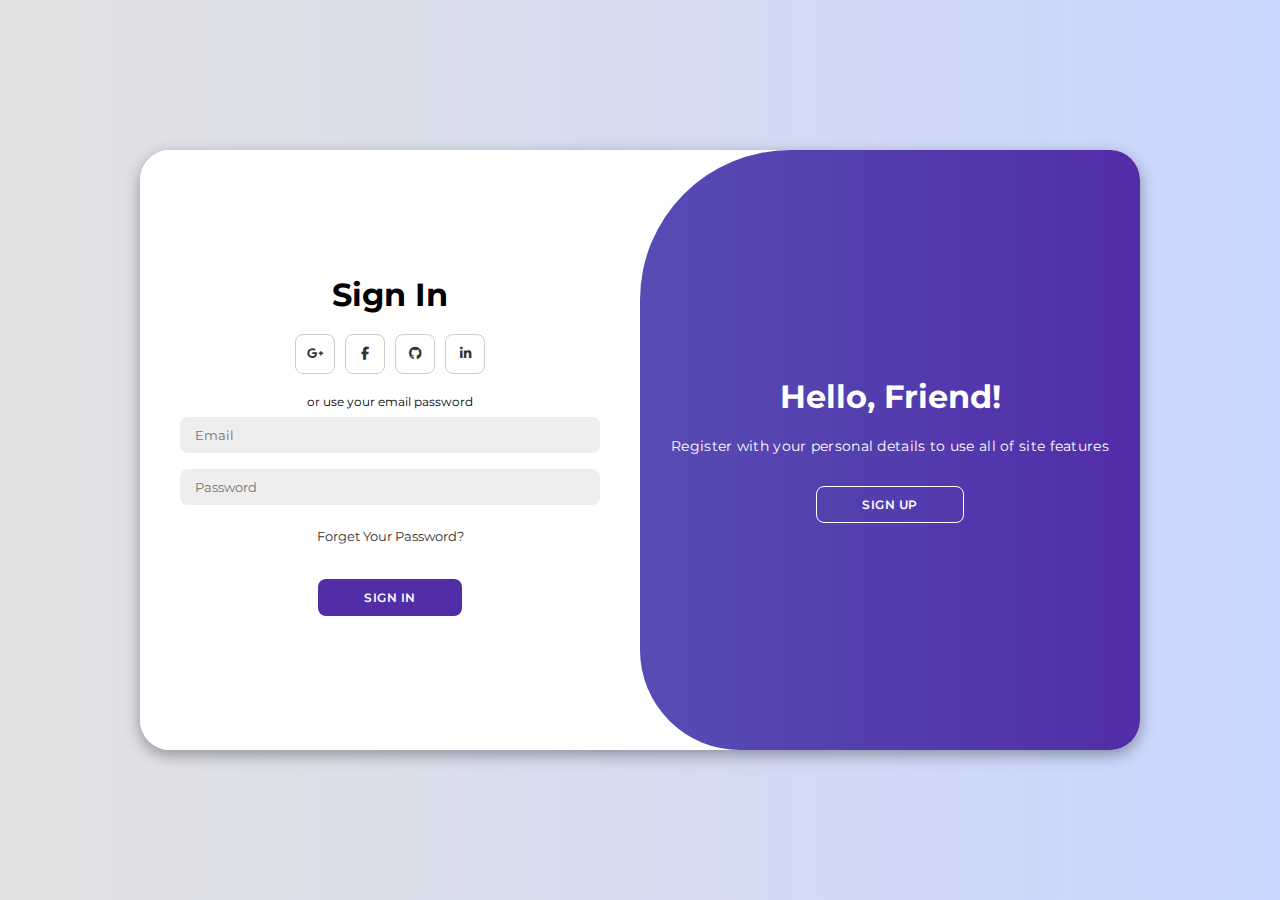
<file: index.html>
<!DOCTYPE html>
<html lang="en">

<head>
    <meta charset="UTF-8">
    <meta name="viewport" content="width=device-width, initial-scale=1.0">
    <link rel="stylesheet" href="https://cdnjs.cloudflare.com/ajax/libs/font-awesome/6.4.2/css/all.min.css">
    <link rel="stylesheet" href="./assets/css/style.css">
    <title>Modern Login Page</title>
</head>

<body>

    <div class="container" id="container">
        <div class="form-container sign-up">
            <form action="connect.php", method="POST">
                <h1>Register for Vaccination</h1>
                <div class="social-icons">
                    <a href="#" class="icon"><i class="fa-brands fa-google-plus-g"></i></a>
                    <a href="#" class="icon"><i class="fa-brands fa-facebook-f"></i></a>
                    <a href="#" class="icon"><i class="fa-brands fa-github"></i></a>
                    <a href="#" class="icon"><i class="fa-brands fa-linkedin-in"></i></a>
                </div>
                <span>or use your email for registeration</span>
                <input type="text" placeholder="Name" name="Name" required>
                <input type="email" placeholder="Email" name="Email" required>
                <input type="password" placeholder="Password" name="Password" required>
                <input type="number" placeholder="Age" name="Age" required>
                <input type="text" placeholder="District" name="District" required>
                <input type="text" placeholder="State" name="State" required>
                <button>Sign Up</button>
            </form>
        </div>
        <div class="form-container sign-in">
            <form action="login.php", method="POST">
                <h1>Sign In</h1>
                <div class="social-icons">
                    <a href="#" class="icon"><i class="fa-brands fa-google-plus-g"></i></a>
                    <a href="#" class="icon"><i class="fa-brands fa-facebook-f"></i></a>
                    <a href="#" class="icon"><i class="fa-brands fa-github"></i></a>
                    <a href="#" class="icon"><i class="fa-brands fa-linkedin-in"></i></a>
                </div>
                <span>or use your email password</span>
                <input type="email" placeholder="Email" required>
                <input type="password" placeholder="Password" required>
                <a href="#">Forget Your Password?</a>
                <a class="button" href="confirm_home.html"><button >Sign In</button></a>
            </form>
        </div>
        <div class="toggle-container">
            <div class="toggle">
                <div class="toggle-panel toggle-left">
                    <h1>Welcome Back!</h1>
                    <p>Enter your personal details to use all of site features</p>
                    <button class="hidden" id="login">Sign In</button>
                </div>
                <div class="toggle-panel toggle-right">
                    <h1>Hello, Friend!</h1>
                    <p>Register with your personal details to use all of site features</p>
                    <button class="hidden" id="register">Sign Up</button>
                </div>
            </div>
        </div>
    </div>

    <script src="./assets/js/script.js"></script>
</body>

</html>
</file>
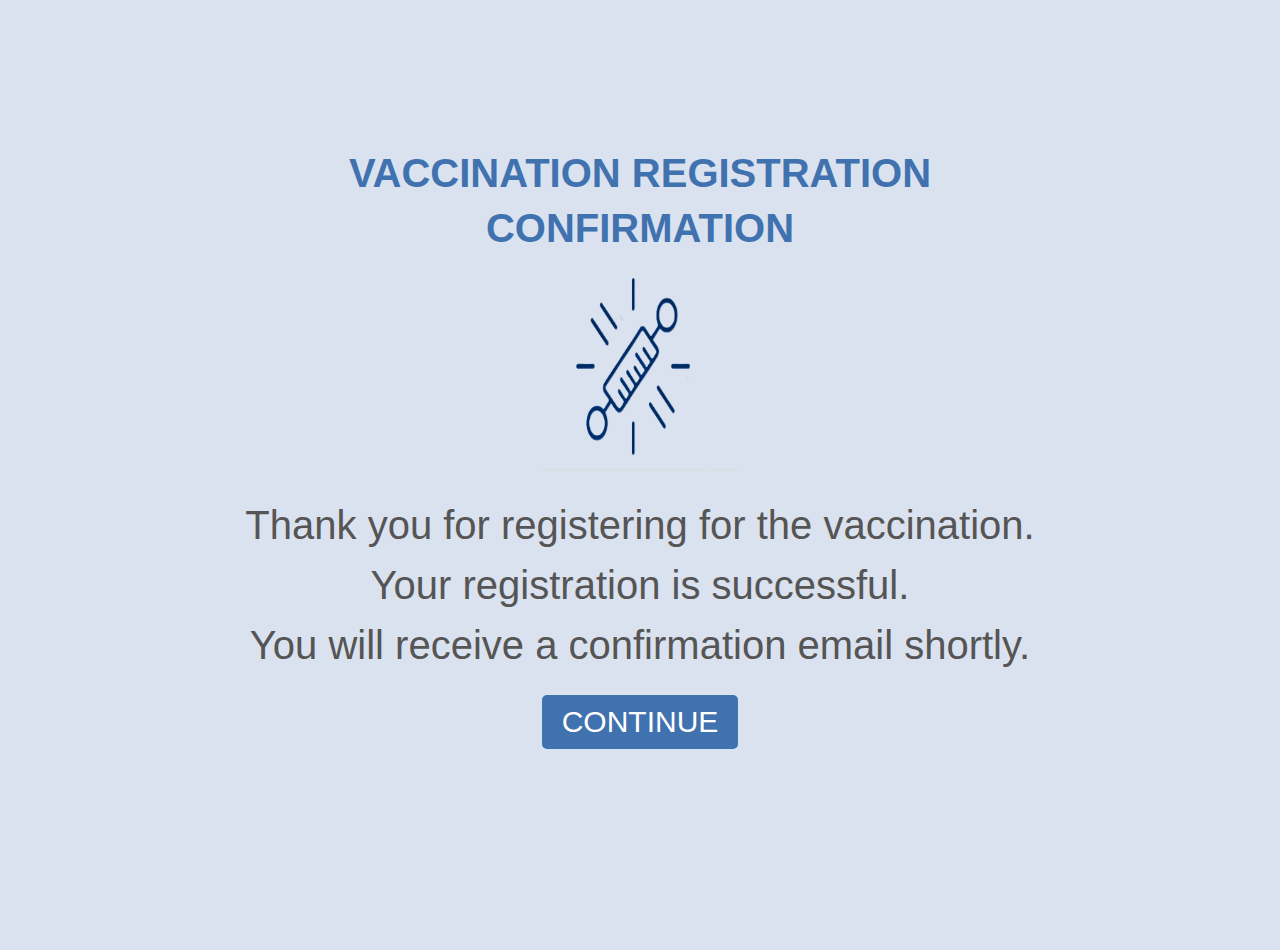
<file: confirm_home.html>
<!DOCTYPE html>
<html lang="en">
<head>
    <meta charset="UTF-8">
    <meta name="viewport" content="width=device-width, initial-scale=1.0">
    <title>Registration Confirmation Page</title>
    <link rel="stylesheet" href="https://cdnjs.cloudflare.com/ajax/libs/font-awesome/6.4.2/css/all.min.css">
    <link rel="stylesheet" href="./assets/css/confirm_style.css">
</head>
<body>
    <div class="confirmation-container">
        <div class="confirmation-box">
            <h1 class="title">VACCINATION REGISTRATION</h1>
            <h2 class="confirmation-text">CONFIRMATION</h2>
            <div class="icon-container">
            <img src="./assets/images/confirm_image.png" alt="Vaccine Icon" class="vaccine-icon" height="200px", width="200px">
            </div>
            <p class="message">Thank you for registering for the vaccination.<br>
            Your registration is successful.<br>
            You will receive a confirmation email shortly.</p>
            <button class="continue-btn"><a class="click-btn" href="home_index.html">CONTINUE</a></button>
        </div>
    </div>
</body>
</html>
</file>
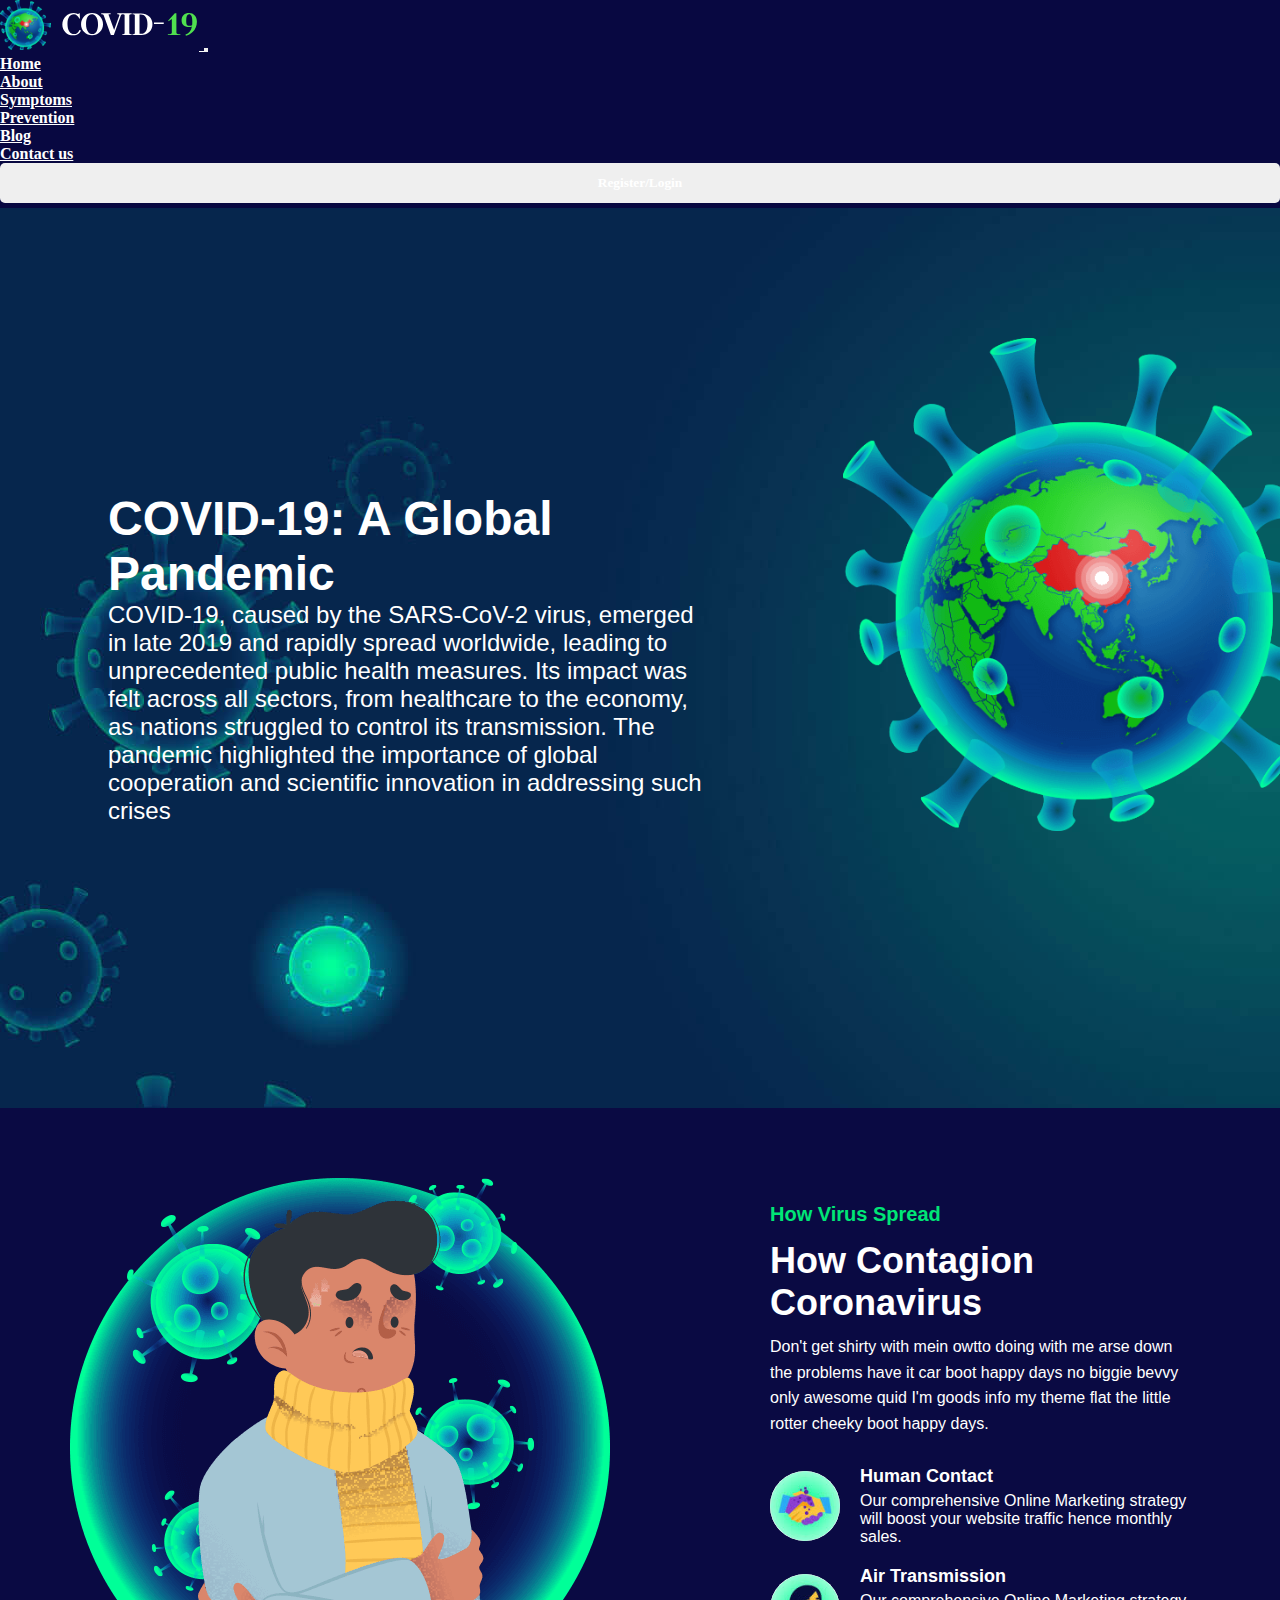
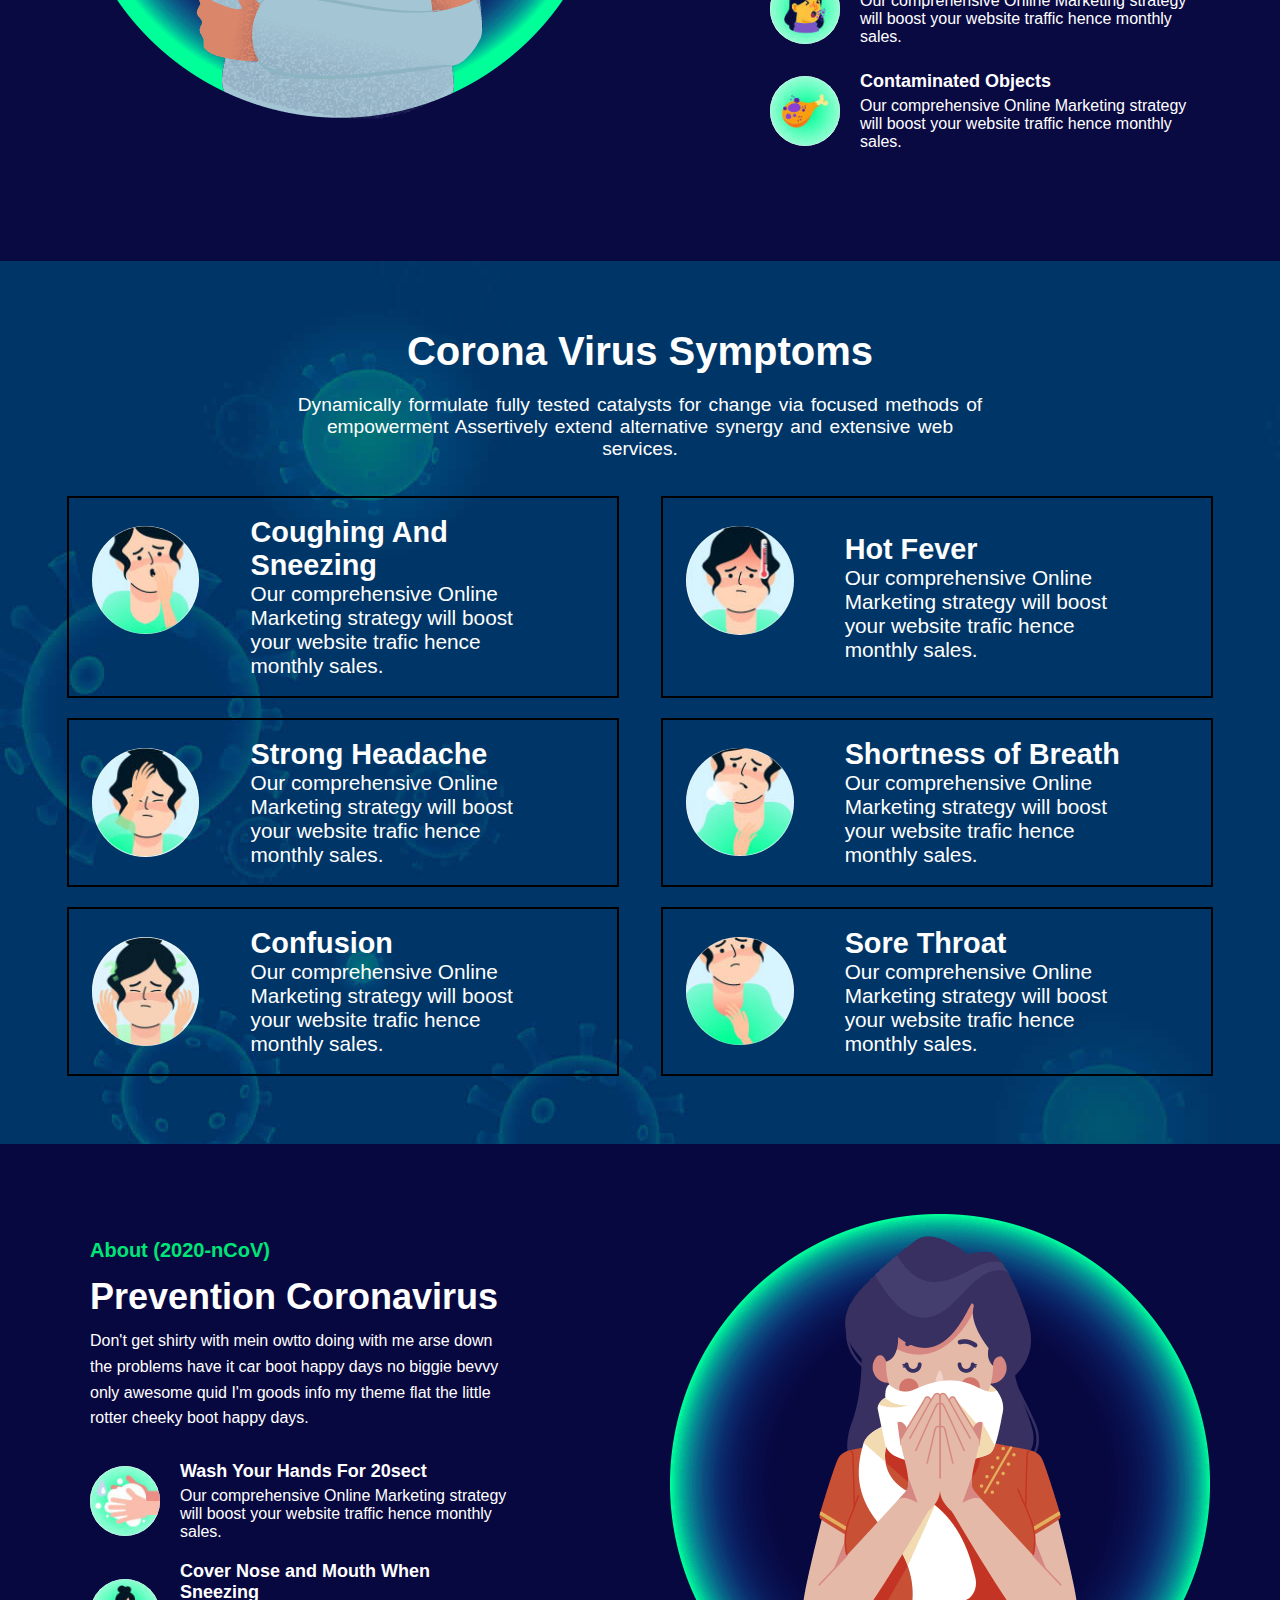
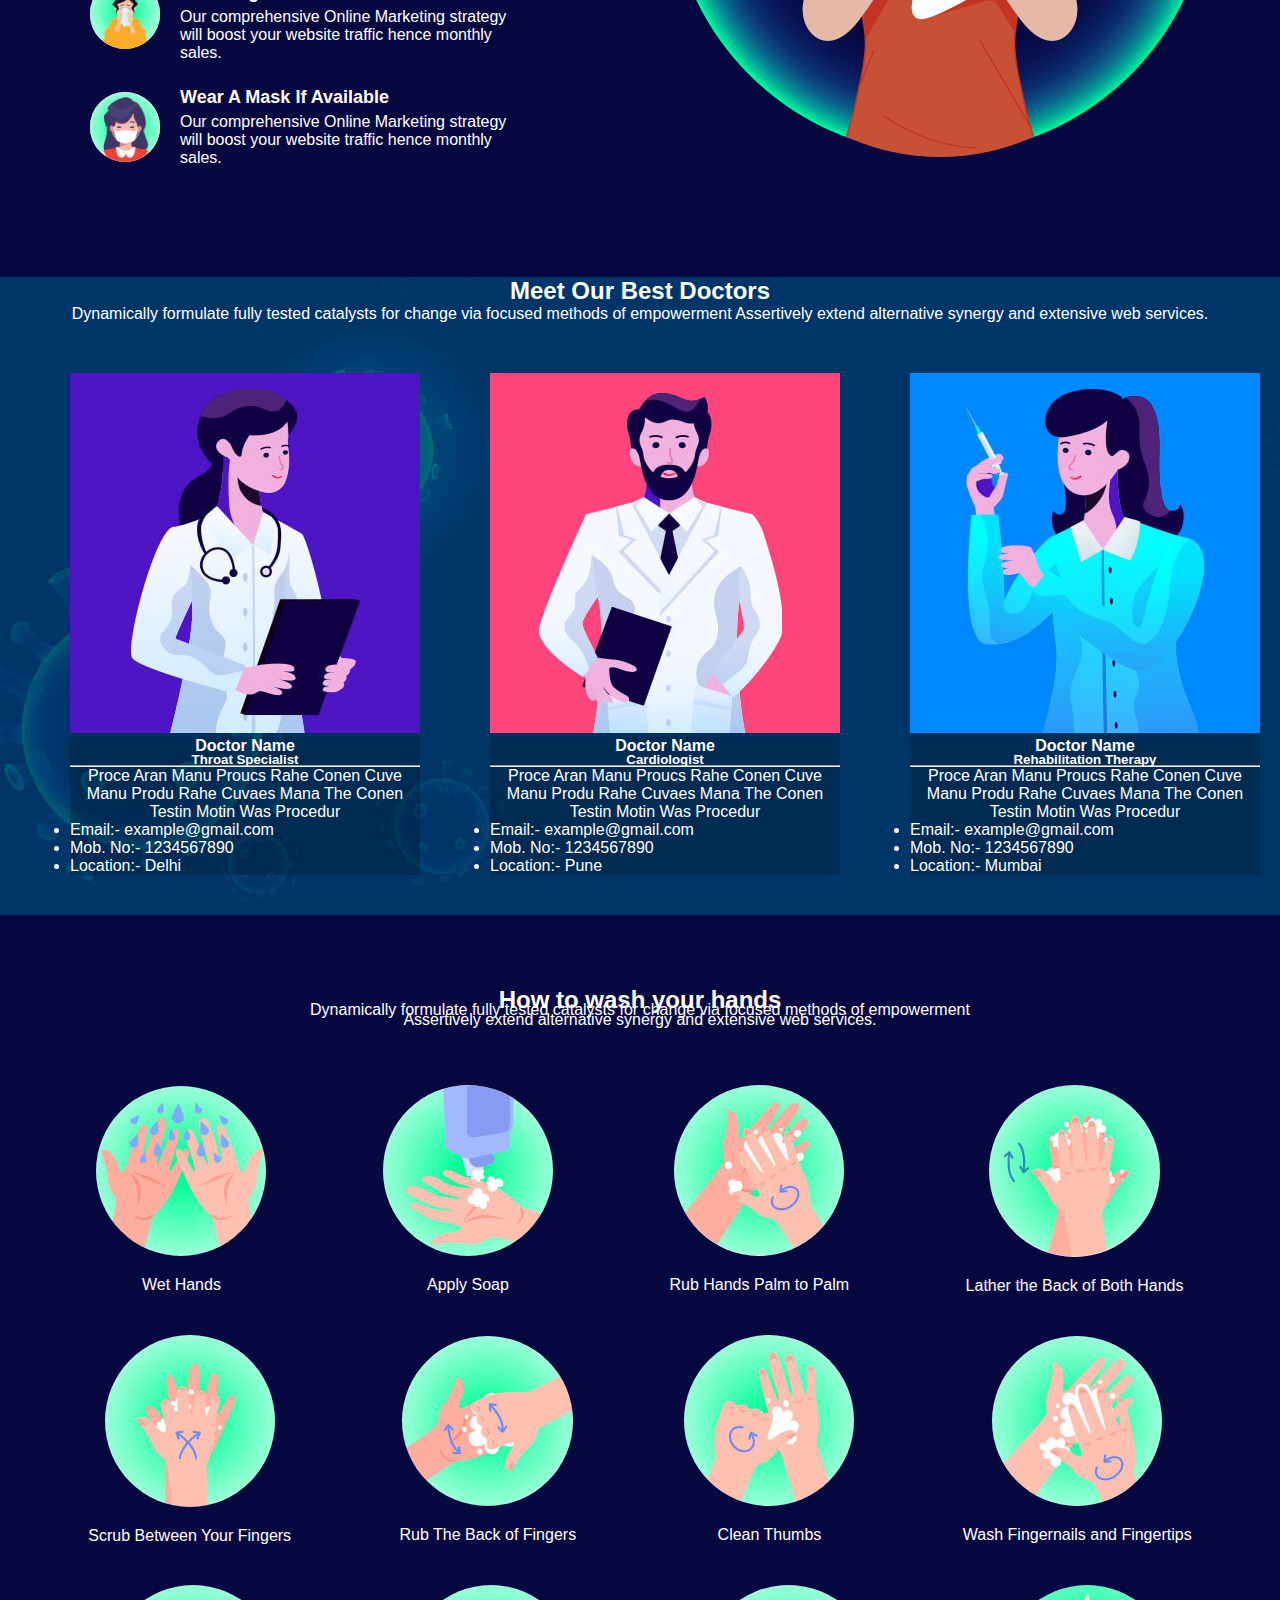
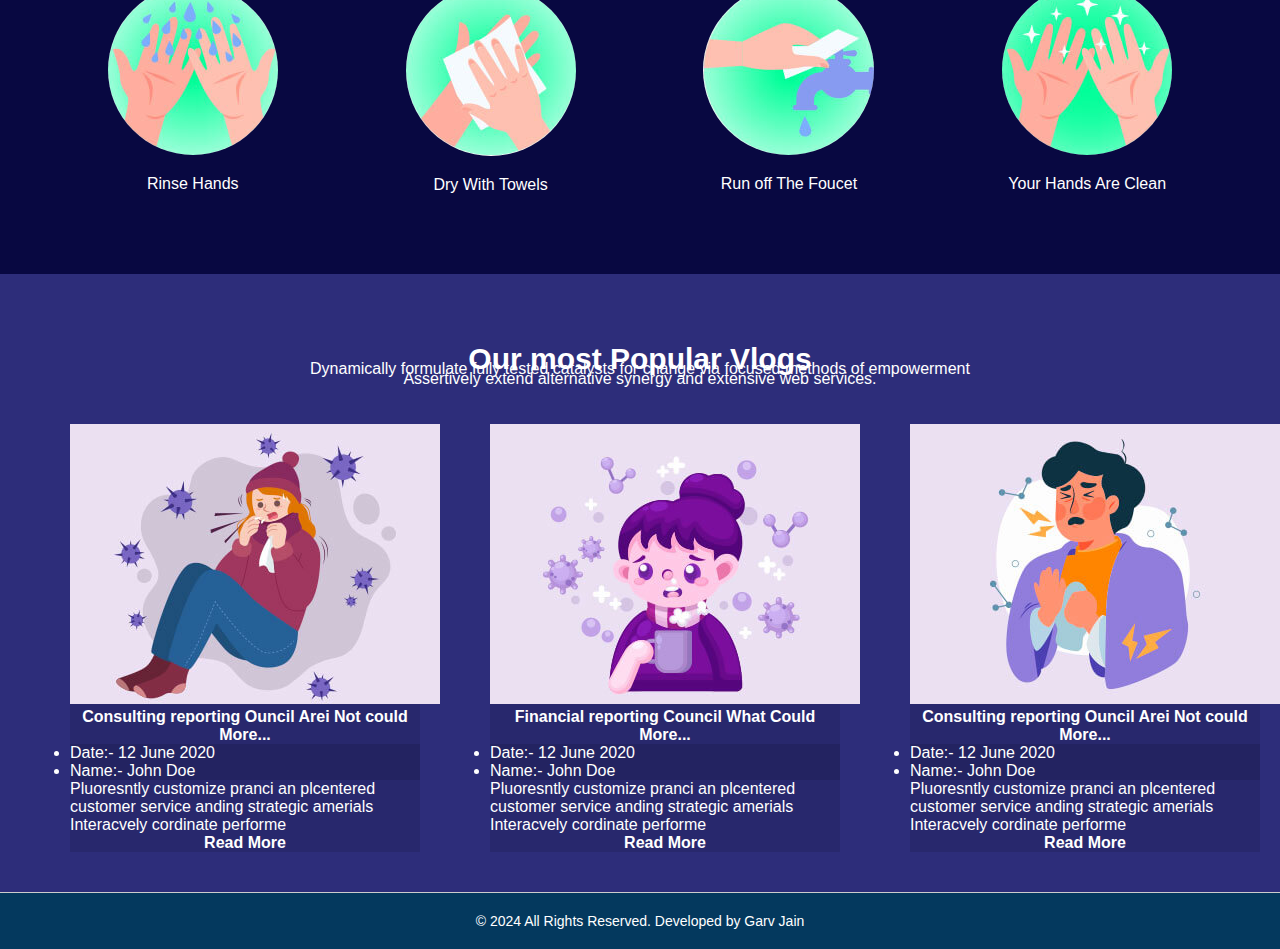
<file: home_index.html>
<!DOCTYPE html>
<html lang="en">

<head>
  <meta charset="UTF-8">
  <meta name="viewport" content="width=device-width, initial-scale=1.0">
  <link rel="stylesheet" href="./assets/css/home_style.css">
  <link href="https://cdn.jsdelivr.net/npm/bootstrap@5.0.2/dist/css/bootstrap.min.css" rel="stylesheet"
    integrity="sha384-EVSTQN3/azprG1Anm3QDgpJLIm9Nao0Yz1ztcQTwFspd3yD65VohhpuuCOmLASjC" crossorigin="anonymous">
  <title>Home page</title>
</head>

<body>
  <nav class="navbar navbar-expand-lg" id="nav">
    <div class="container-fluid">
      <a class="navbar-brand" href="#">
        <img src="logo.svg" width="199" height="50" alt="Covid-19 home">
      </a>
      <button class="navbar-toggler" type="button" data-bs-toggle="collapse" data-bs-target="#navbarSupportedContent"
        aria-controls="navbarSupportedContent" aria-expanded="false" aria-label="Toggle navigation">
        <span class="navbar-toggler-icon"></span>
      </button>
      <div class="collapse navbar-collapse" id="navbarSupportedContent">
        <ul class="navbar-nav ms-auto mb-2 mb-lg-0">
          <li class="nav-item">
            <a class="nav-link active" aria-current="page" href="#">Home</a>
          </li>
          <li class="nav-item">
            <a class="nav-link" href="#about">About</a>
          </li>
          <li class="nav-item">
            <a class="nav-link" href="#symptoms">Symptoms</a>
          </li>
          <li class="nav-item">
            <a class="nav-link" href="#prevention">Prevention</a>
          </li>
          <li class="nav-item">
            <a class="nav-link" href="#blog">Blog</a>
          </li>
          <li class="nav-item">
            <a class="nav-link" href="#">Contact us</a>
          </li>
        </ul>
        <form class="d-flex">
          <label>
            <button id="button" class="btn btn-outline-success" type="submit"><a class="register-btn"
                href="index.html">Register/Login</a></button>
          </label>
          <!-- <input class="form-control me-2" type="search" placeholder="Search" aria-label="Search" width="300px"> -->
        </form>
      </div>
    </div>
  </nav>

  <div class="home">
    <div class="left-home">
      <h1>COVID-19: A Global Pandemic</h1>
      <p>COVID-19, caused by the SARS-CoV-2 virus, emerged in late 2019 and rapidly spread worldwide, leading to
        unprecedented public health measures. Its impact was felt across all sectors, from healthcare to the economy, as
        nations struggled to control its transmission. The pandemic highlighted the importance of global cooperation and
        scientific innovation in addressing such crises</p>
    </div>

    <div class="vaccination_registration" id="registration_form">
      <img class="covid-image" id="home-animation" src="./assets/images/home-image.png" alt="coid-19 image">
    </div>
  </div>

  <!--ABOUT LAYOUT-->
  <div class="about" id="about">
    <div class="banner1">
      <img src="./assets/images/about-banner-1.png" alt="about banner 1">
    </div>
    <div class="about_content">
      <div class="main-content">
        <p id="subheading">How Virus Spread</p>
        <h1>How Contagion Coronavirus</h1>
        <p>Don't get shirty with mein owtto doing with me arse down the problems have it car boot happy days no biggie
          bevvy only awesome quid I'm goods info my theme flat the little rotter cheeky boot happy days.</p>
      </div>

      <div class="info-box">
        <img src="./assets/images/about-1-1.jpg" alt="Human Contact">
        <div>
          <h3>Human Contact</h3>
          <p>Our comprehensive Online Marketing strategy will boost your website traffic hence monthly sales.</p>
        </div>
      </div>

      <div class="info-box">
        <img src="./assets/images/about-1-2.jpg" alt="Air Transmission">
        <div>
          <h3>Air Transmission</h3>
          <p>Our comprehensive Online Marketing strategy will boost your website traffic hence monthly sales.
          <p>
        </div>
      </div>

      <div class="info-box">
        <img src="./assets/images/about-1-3.jpg" alt="Contaminated Objects">
        <div>
          <h3>Contaminated Objects</h3>
          <p>Our comprehensive Online Marketing strategy will boost your website traffic hence monthly sales.</p>
        </div>
      </div>
    </div>
  </div>

  <section id="symptoms">
    <div class="symptoms-div">
      <div class="sym-header">
        <h1>Corona Virus Symptoms</h1>
        <p>Dynamically formulate fully tested catalysts for change via focused methods of empowerment Assertively extend
          alternative synergy and extensive web services.</p>
      </div>
      <div class="sym-body">
        <div class="sym-con">
          <div class="sym-con-img">
            <img src="./assets/images/service-1-1.jpg" alt="symptom 1">
          </div>
          <div class="sym-son-par">
            <h3>Coughing And Sneezing</h3>
            <p>Our comprehensive Online Marketing strategy will boost your website trafic hence monthly sales.</p>
          </div>
        </div>

        <div class="sym-con">
          <div class="sym-con-img">
            <img src="./assets/images/service-1-2.jpg" alt="symptom 2">
          </div>
          <div class="sym-son-par">
            <h3>Hot Fever</h3>
            <p>Our comprehensive Online Marketing strategy will boost your website trafic hence monthly sales.</p>
          </div>
        </div>

        <div class="sym-con">
          <div class="sym-con-img">
            <img src="./assets/images/service-1-3.jpg" alt="symptom 3">
          </div>
          <div class="sym-son-par">
            <h3>Strong Headache</h3>
            <p>Our comprehensive Online Marketing strategy will boost your website trafic hence monthly sales.</p>
          </div>
        </div>

        <div class="sym-con">
          <div class="sym-con-img">
            <img src="./assets/images/service-1-4.jpg" alt="symptom 4">
          </div>
          <div class="sym-son-par">
            <h3>Shortness of Breath</h3>
            <p>Our comprehensive Online Marketing strategy will boost your website trafic hence monthly sales.</p>
          </div>
        </div>

        <div class="sym-con">
          <div class="sym-con-img">
            <img src="./assets/images/service-1-5.jpg" alt="symptom 5">
          </div>
          <div class="sym-son-par">
            <h3>Confusion</h3>
            <p>Our comprehensive Online Marketing strategy will boost your website trafic hence monthly sales.</p>
          </div>
        </div>
        <div class="sym-con">
          <div class="sym-con-img">
            <img src="./assets/images/service-1-6.jpg" alt="symptom 6">
          </div>
          <div class="sym-son-par">
            <h3>Sore Throat</h3>
            <p>Our comprehensive Online Marketing strategy will boost your website trafic hence monthly sales.</p>
          </div>
        </div>
      </div>
  </section>

  <!-- Prevention Layout -->
  <section class="section about" id="prevention" aria-labelledby="about-label-2">
    <div class="about">
      <div class="about_content">
        <div class="main-content">
          <p id="subheading">About (2020-nCoV)</p>
          <h1>Prevention Coronavirus</h1>
          <p>Don't get shirty with mein owtto doing with me arse down the problems have it car boot happy days no biggie
            bevvy only awesome quid I'm goods info my theme flat the little rotter cheeky boot happy days.</p>
        </div>

        <div class="info-box">
          <img src="./assets/images/about-2-1.jpg" alt="Human Contact">
          <div>
            <h3>Wash Your Hands For 20sect</h3>
            <p>Our comprehensive Online Marketing strategy will boost your website traffic hence monthly sales.</p>
          </div>
        </div>

        <div class="info-box">
          <img src="./assets/images/about-2-2.jpg" alt="Air Transmission">
          <div>
            <h3>Cover Nose and Mouth When Sneezing</h3>
            <p>Our comprehensive Online Marketing strategy will boost your website traffic hence monthly sales.
            <p>
          </div>
        </div>

        <div class="info-box">
          <img src="./assets/images/about-2-3.jpg" alt="Contaminated Objects">
          <div>
            <h3>Wear A Mask If Available</h3>
            <p>Our comprehensive Online Marketing strategy will boost your website traffic hence monthly sales.</p>
          </div>
        </div>
      </div>
      <div class="banner1">
        <img src="./assets/images/about-banner-2.png" alt="about banner 2">
      </div>
    </div>
  </section>

  <!-- DOCTOR---------------
  ------------------------ -->
  <section>
    <div class="doctor">
      <div class="main-con">
        <h2 class="h2 section-title" id="doctor-label">Meet Our Best Doctors</h2>
        <p class="section-text text">
          Dynamically formulate fully tested catalysts for change via focused methods of empowerment Assertively
          extend
          alternative synergy and extensive web services.
        </p>
      </div>

      <div class="doctor-card">
        <div class="card">
          <img src="./assets/images/doctor-1.jpg" class="card-img-top" alt="doctor image 1">
          <div class="card-body">
            <h4>Doctor Name</h4>
            <h5 class="card-title">Throat Specialist</h5>
            <hr>
            <p class="card-text">Proce Aran Manu Proucs Rahe Conen Cuve Manu Produ Rahe Cuvaes Mana The Conen Testin
              Motin
              Was Procedur</p>
          </div>
          <ul class="list-group">
            <li class="list-group-item">Email:- example@gmail.com</li>
            <li class="list-group-item">Mob. No:- 1234567890</li>
            <li class="list-group-item">Location:- Delhi</li>
          </ul>
          <!-- <div class="card-body">
          <a href="#" class="card-link">Card link</a>
          <a href="#" class="card-link">Another link</a>
        </div> -->
        </div>

        <div class="card">
          <img src="./assets/images/doctor-2.jpg" class="card-img-top" alt="doctor image 2">
          <div class="card-body">
            <h4>Doctor Name</h4>
            <h5 class="card-title">Cardiologist</h5>
            <hr>
            <p class="card-text">Proce Aran Manu Proucs Rahe Conen Cuve Manu Produ Rahe Cuvaes Mana The Conen Testin
              Motin
              Was Procedur</p>
          </div>
          <ul class="list-group">
            <li class="list-group-item">Email:- example@gmail.com</li>
            <li class="list-group-item">Mob. No:- 1234567890</li>
            <li class="list-group-item">Location:- Pune</li>
          </ul>
          <!-- <div class="card-body">
          <a href="#" class="card-link">Card link</a>
          <a href="#" class="card-link">Another link</a>
        </div> -->
        </div>

        <div class="card">
          <img src="./assets/images/doctor-3.jpg" class="card-img-top" alt="doctor image 3">
          <div class="card-body">
            <h4>Doctor Name</h4>
            <h5 class="card-title">Rehabilitation Therapy</h5>
            <hr>
            <p class="card-text">Proce Aran Manu Proucs Rahe Conen Cuve Manu Produ Rahe Cuvaes Mana The Conen Testin
              Motin
              Was Procedur</p>
          </div>
          <ul class="list-group">
            <li class="list-group-item">Email:- example@gmail.com</li>
            <li class="list-group-item">Mob. No:- 1234567890</li>
            <li class="list-group-item">Location:- Mumbai</li>
          </ul>
          <!-- <div class="card-body">
          <a href="#" class="card-link">Card link</a>
          <a href="#" class="card-link">Another link</a>
        </div> -->
        </div>
      </div>
    </div>
  </section>

  <section>
    <div class="safety">
      <div class="main-safety">
        <h2>How to wash your hands</h2>
        <p>Dynamically formulate fully tested catalysts for change via focused methods of empowerment </p>
        <p>Assertively extend alternative synergy and extensive web services.</p>
      </div>

      <div class="con-safety">
        <div class="row1">
          <div class="sbrow1"><img src="./assets/images/safety-1.jpg" alt="image 1">Wet Hands</div>
          <div class="sbrow1"><img src="./assets/images/safety-2.jpg" alt="image 2">Apply Soap</div>
          <div class="sbrow1"><img src="./assets/images/safety-3.jpg" alt="image 3">Rub Hands Palm to Palm</div>
          <div class="sbrow1"><img src="./assets/images/safety-4.jpg" alt="image 4">Lather the Back of Both Hands</div>
        </div>

        <div class="row2">
          <div class="sbrow1"><img src="./assets/images/safety-5.jpg" alt="image 5">Scrub Between Your Fingers</div>
          <div class="sbrow1"><img src="./assets/images/safety-6.jpg" alt="image 6">Rub The Back of Fingers</div>
          <div class="sbrow1"><img src="./assets/images/safety-7.jpg" alt="image 7">Clean Thumbs</div>
          <div class="sbrow1"><img src="./assets/images/safety-8.jpg" alt="image 8">Wash Fingernails and Fingertips</div>
        </div>

        <div class="row3">
          <div class="sbrow1"><img id="safety-img" src="./assets/images/safety-9.jpg" alt="image 9">Rinse Hands</div>
          <div class="sbrow1"><img id="safety-img" src="./assets/images/safety-10.jpg" alt="image 10">Dry With Towels</div>
          <div class="sbrow1"><img id="safety-img" src="./assets/images/safety-11.jpg" alt="image 11">Run off The Foucet</div>
          <div class="sbrow1"><img id="safety-img" src="./assets/images/safety-12.jpg" alt="image 12">Your Hands Are Clean</div>
        </div>
      </div>
    </div>
  </section>

  <!--BLOG LAYOUT-->
  <section>
    <div class="blog" id="blog">
      <div class="blog-main">
        <h1 class="h2 section-title" id="doctor-label">Our most Popular Vlogs</h1>
        <p class="section-text text">Dynamically formulate fully tested catalysts for change via focused methods of empowerment</p> 
        <p>Assertively extend alternative synergy and extensive web services.</p>
        
      </div>

      <div class="bcard">
        <div class="blog-card">
          <img src="./assets/images/blog-1.jpg" class="card-img-top" alt="blog image 1">
          <div class="blog-card-body">
            <h4 class="bog-card-title">Consulting reporting Ouncil Arei Not could More...</h4>
          </div>
          <ul class="list-group list-group-flush">
            <li class="list-group-item">Date:- 12 June 2020</li>
            <li class="list-group-item">Name:- John Doe</li>
            <p class="blog-card-text">Pluoresntly customize pranci an plcentered customer service anding strategic
              amerials Interacvely cordinate performe</p>
          </ul>
          <div class="block-card-body">
            <a href="#" class="card-link">Read More</a>
          </div>
        </div>

        <div class="blog-card">
          <img src="./assets/images/blog-2.jpg" class="card-img-top" alt="blog image 2">
          <div class="blog-card-body">
            <h4 class="blog-card-title">Financial reporting Council What Could More...</h4>
          </div>
          <ul class="list-group list-group-flush">
            <li class="list-group-item">Date:- 12 June 2020</li>
            <li class="list-group-item">Name:- John Doe</li>
            <p class="blog-card-text">Pluoresntly customize pranci an plcentered customer service anding strategic
              amerials Interacvely cordinate performe</p>
          </ul>
          <div class="block-card-body">
            <a href="#" class="blog-card-link">Read More</a>
          </div>
        </div>

        <div class="blog-card">
          <img src="./assets/images/blog-3.jpg" class="card-img-top" alt="blog image 3">
          <div class="blog-card-body">
            <h4 class="blog-card-title">Consulting reporting Ouncil Arei Not could More...</h4>
          </div>
          <ul class="list-group list-group-flush">
            <li class="list-group-item">Date:- 12 June 2020</li>
            <li class="list-group-item">Name:- John Doe</li>
            <p class="blog-card-text">Pluoresntly customize pranci an plcentered customer service anding strategic
              amerials Interacvely cordinate performe</p>
          </ul>
          <div class="block-card-body">
            <a href="#" class="blog-card-link">Read More</a>
          </div>
        </div>
      </div>
    </div>
  </section>

  <footer class="footer">
    <div class="footer-content">
      <p>© 2024 All Rights Reserved. Developed by Garv Jain</p>
  </div>    
  </footer>
</body>
</html>
</file>
<file: assets/css/style.css>
@import url('https://fonts.googleapis.com/css2?family=Montserrat:wght@300;400;500;600;700&display=swap');

*{
    margin: 0;
    padding: 0;
    box-sizing: border-box;
    font-family: 'Montserrat', sans-serif;
}

body{
    background-color: #c9d6ff;
    background: linear-gradient(to right, #e2e2e2, #c9d6ff);
    display: flex;
    align-items: center;
    justify-content: center;
    flex-direction: column;
    height: 100vh;
}

.container{
    background-color: #fff;
    border-radius: 30px;
    box-shadow: 0 5px 15px rgba(0, 0, 0, 0.35);
    position: relative;
    overflow: hidden;
    width: 1000px;
    max-width: 100%;
    min-height: 600px;
}

.container p{
    font-size: 14px;
    line-height: 20px;
    letter-spacing: 0.3px;
    margin: 20px 0;
}

.container span{
    font-size: 12px;
}

.container a{
    color: #333;
    font-size: 13px;
    text-decoration: none;
    margin: 15px 0 10px;
}

.container button{
    background-color: #512da8;
    color: #fff;
    font-size: 12px;
    padding: 10px 45px;
    border: 1px solid transparent;
    border-radius: 8px;
    font-weight: 600;
    letter-spacing: 0.5px;
    text-transform: uppercase;
    margin-top: 10px;
    cursor: pointer;
}

.container button.hidden{
    background-color: transparent;
    border-color: #fff;
}

.container form{
    background-color: #fff;
    display: flex;
    align-items: center;
    justify-content: center;
    flex-direction: column;
    padding: 0 40px;
    height: 100%;
}

.container input{
    background-color: #eee;
    border: none;
    margin: 8px 0;
    padding: 10px 15px;
    font-size: 13px;
    border-radius: 8px;
    width: 100%;
    outline: none;
}

.form-container{
    position: absolute;
    top: 0;
    height: 100%;
    transition: all 0.6s ease-in-out;
}

.form-container .button{
    text-decoration: none;
    color: white;
}

.sign-in{
    left: 0;
    width: 50%;
    z-index: 2;
}

.container.active .sign-in{
    transform: translateX(100%);
}

.sign-up{
    left: 0;
    width: 50%;
    opacity: 0;
    z-index: 1;
}

.container.active .sign-up{
    transform: translateX(100%);
    opacity: 1;
    z-index: 5;
    animation: move 0.6s;
}

@keyframes move{
    0%, 49.99%{
        opacity: 0;
        z-index: 1;
    }
    50%, 100%{
        opacity: 1;
        z-index: 5;
    }
}

.social-icons{
    margin: 20px 0;
}

.social-icons a{
    border: 1px solid #ccc;
    border-radius: 20%;
    display: inline-flex;
    justify-content: center;
    align-items: center;
    margin: 0 3px;
    width: 40px;
    height: 40px;
}

.toggle-container{
    position: absolute;
    top: 0;
    left: 50%;
    width: 50%;
    height: 100%;
    overflow: hidden;
    transition: all 0.6s ease-in-out;
    border-radius: 150px 0 0 100px;
    z-index: 1000;
}

.container.active .toggle-container{
    transform: translateX(-100%);
    border-radius: 0 150px 100px 0;
}

.toggle{
    background-color: #512da8;
    height: 100%;
    background: linear-gradient(to right, #5c6bc0, #512da8);
    color: #fff;
    position: relative;
    left: -100%;
    height: 100%;
    width: 200%;
    transform: translateX(0);
    transition: all 0.6s ease-in-out;
}

.container.active .toggle{
    transform: translateX(50%);
}

.toggle-panel{
    position: absolute;
    width: 50%;
    height: 100%;
    display: flex;
    align-items: center;
    justify-content: center;
    flex-direction: column;
    padding: 0 30px;
    text-align: center;
    top: 0;
    transform: translateX(0);
    transition: all 0.6s ease-in-out;
}

.toggle-left{
    transform: translateX(-200%);
}

.container.active .toggle-left{
    transform: translateX(0);
}

.toggle-right{
    right: 0;
    transform: translateX(0);
}

.container.active .toggle-right{
    transform: translateX(200%);
}
</file>
<file: assets/css/confirm_style.css>
@import url('https://fonts.googleapis.com/css2?family=Montserrat:wght@300;400;500;600;700&display=swap');

* {
    margin: 0;
    padding: 0;
    box-sizing: border-box;
    
}

body {
    font-family: Arial, sans-serif;
    background-color: #dbe2ef;
    display: flex;
    justify-content: center;
    align-items: center;
    height: 100vh;
    margin: 0;
}

.confirmation-container {
    display: flex;
    justify-content: center;
    align-items: center;
    height: 100vh;
    background-color: #dbe2ef;
    min-height: 1000px;
    width: 1000px;
}

 .confirmation-box {
    background-color: #dbe2ef;
    border-radius: 10px;
    padding: 40px;
    text-align: center;
    /* box-shadow: 0 4px 12px rgba(0, 0, 0); */
}

.title {
    color: #3f72af;
    margin-bottom: 10px;
    font-size: 40px;
}

.confirmation-text {
    font-weight: bold;
    color: #3f72af;
    margin-bottom: 20px;
    font-size: 40px;
}

.icon-container {
    margin: 20px 0;
}

.message {
    font-size: 16px;
    color: #555;
    margin-bottom: 20px;
    line-height: 1.5;
    font-size: 40px;
}

.continue-btn {
    background-color: #3f72af;
    color: white;
    padding: 10px 20px;
    border: none;
    border-radius: 5px;
    font-size: 30px;
    cursor: pointer;
    transition: background-color 0.3s ease;
}

.continue-btn:hover {
    background-color: #294673;
}

.click-btn{
    text-decoration: none;
    color: white;
}
</file>
<file: assets/css/home_style.css>
*{
  margin: 0;
  padding: 0;
}
body{
  scroll-behavior: smooth;
}

.navbar{
  background-color: rgba(8, 8, 65, 1);
}

#nav{
  position: sticky;
  top: 0;
  overflow: hidden;
  z-index: 999;
}

.navbar.active{
  position: fixed;
  animation: slideInTop 0.5s ease forwards;
}

.navbar ul li a{
    color: white;
    font-weight: 900;
    font-family: Montserrat;
    margin-right: 20px;
}

.navbar ul li a:hover{
  color: rgba(255, 0, 0, 0.65);
}

#button{
    color: white;
    font-weight: bolder;
    font-family: Montserrat;
    margin-right: 20px;
}

.navbar-brand{
    color: white;
    font-weight: bolder;
    font-size: larger;
}

.home {
  background-image: url('../../hero-bg.jpg');
  font-family: 'Arial', sans-serif;
  background-color: #f2f2f2;
  display: flex;
  min-height: 100vh;
  margin: 0;
}

.left-home{
  display: flex;
  flex-direction: column;
  width: 50%;
  justify-content: center;
  padding-left: 12vh;
  font-family: sans-serif;
  color: white;
}

.left-home h1{
  font-size: 3rem;
}
.left-home p{
  font-size: 1.5rem;
}

#quote {
  display: flex;
  align-items: center;
  justify-content: center;
  text-align: center;
  margin-bottom: 20px;
  margin-right: 20px;
  color: white;
}

.vaccination_registration {
  width: 600px;
}
  
label {
  display: block;
  margin-bottom: 5px;
  color: #555;
}
  
input[type="text"],
input[type="email"],
input[type="tel"],
input[type="date"],
select {
  width: 100%;
  padding: 12px;
  border: 1px solid #ccc;
  border-radius: 5px;
  box-sizing: border-box;
  margin-bottom: 15px;
}
  
  button[type="submit"] {
    /* background-color: #007bff;
    Blue color */
    color: #fff;
    padding: 12px 20px;
    border: none;
    border-radius: 5px;
    cursor: pointer;
    width: 100%;
  }

  .register-btn{
    text-decoration: none;
    color: white;
  }
  
  @media screen and (max-width: 600px) {
    .vaccination_registration {
      width: 90%; 
    }
  
    .navigation-bar {
      flex-direction: column; 
    }
  
    .navigation-bar li {
      margin-bottom: 10px; 
    }
  }
  
  @media screen and (min-width: 600px) and (max-width: 900px) {
    .vaccination_registration {
      width: 70%; 
    }
  }

  .covid-image{
    margin: 100px;
    padding: 30px;
    /* margin-left: 150px; */
    position: absolute;
    width: 500px;
    height: auto;
    animation: rotate 20s linear infinite;
    margin-bottom: 50px;
  }

  @keyframes rotate {
    0% { transform: rotate(0); }
    100% { transform: rotate(360deg); }
  }

  .about{
    background-color: rgba(8, 8, 65, 0.9);
    display: flex;
    /* margin-top: 40px; */
  }
  .banner1 {
    width: 50%;
    margin: 70px;
  }

  .about_content {
    max-width: 50%;
    margin: 70px;
    padding: 20px;
}

.main-content {
    text-align: left;
    margin-bottom: 30px;
}

.main-content h1 {
    font-size: 36px;
    font-weight: bold;
    margin-bottom: 10px;
    color: #fff;
}

.main-content p {
    font-size: 16px;
    line-height: 1.6;
    color: white;
}

#subheading {
    color: #00e676;
    font-weight: bold;
    font-size: 20px;
    margin-bottom: 10px;
}

.info-box {
    display: flex;
    align-items: center;
    margin-bottom: 20px;
}

.info-box img {
    width: 70px;
    height: 70px;
    margin-right: 20px;
    border-radius: 50%; 
    background-color: white;
}

.info-box h3 {
    font-size: 18px;
    margin: 0;
    font-weight: bold;
    color: white;
}

.info-box p {
    margin: 5px 0 0 0;
    color: white; 
}

body {
  font-family: Arial, sans-serif;
  background-color: rgba(8, 8, 65, 0.9);; 
  color: #fff;
  margin: 0;
  padding: 0;
}

#symptoms{
  background-image: url('../../service-bg.jpg');
  width: 100%;
  /* margin-top: 15vh; */
  display: flex;
  align-items: center;
  justify-content: center;
}
.symptoms-div{
   width: 93%;
   display: flex;
   flex-direction: column;
   align-items: center;
   /* background-color: #ffffff; */
   padding: 2vh;
}
.sym-header{
   text-align: center;
   width: 55vw;
   font-family: sans-serif;
}
.sym-header h1{
  margin-top: 50px;
   font-size: 2.5rem;
   color: rgb(50, 205, 225);
   font-weight: bold;
   color: white;
}
.sym-header p{
  margin-top: 20px;
   font-size: 1.2rem;
   word-spacing: 2px;
   color: white;
}

.sym-body{
   width: 100%;
   display: flex;
   /* gap: 20vw; */
   flex-wrap: wrap;
   margin-top: 4vh;
   justify-content: space-evenly;
   gap: 20px;
   margin-bottom: 50px;
}
.sym-con{
  width: 60%;
  display: flex;
  /* justify-content: space-around; */
  width: 40vw;
  border: 2px solid black;
  padding: 2vh;
  /* background-color: var(--oxford-blue_50);
  padding: 20px;
  border-radius: var(--radius-6);
  transition: var(--transition-1); */
}

.sym-con:hover{
  background-color: var(--white);
  transform: translateY(-5px);
}

.sym-con .sym-con-img{
  width: 30%;
  margin-right: 10px;
}
.sym-con-img img{
  margin-top: 10px;
  margin-left: 5px;
  border-radius: 50%;
  /* border-radius: 25%; */
  /* mix-blend-mode:multiply; */
  width: 70%; 
}
.sym-son-par{
   width: 60%;
   display: flex;
   flex-direction: column;
   justify-content: center;
   font-family: sans-serif;

}
.sym-son-par h3{
   font-size: 1.8rem;
   color: white;
   font-weight: bold;
}
.sym-son-par p{
   font-size: 1.3rem;
   color: white;
}

.doctor{
  background-image: url('../../service-bg.jpg');
  justify-content: center;
  align-items: center;
  text-align: center;
}

.main-con .h2{
  color: white;
}

.main-con p{
  color: white;
}

.doctor-card{
  display: flex;
  justify-content: space-evenly;
  align-items: center;
  margin-top: 50px;
}

.doctor-card .card{
  width: 350px;
  margin-bottom: 40px;
  margin-left: 50px;
  background-color: rgba(0,0,0,0.1);
}

.card-title{
  line-height: 10px;
}

.card-body{
  background-color: rgba(0,0,0,0.1);
  color: white;
}

.list-group .list-group-item{
  background-color: rgba(0,0,0,0.1);
  color: white;
}

/*SAFETY SECTION*/

.safety{
  background-color: #080841;
  color: white;
}

.main-safety{
  padding-top: 80px;
  padding-bottom: 40px;
  justify-content: center;
  align-items: center;
  text-align: center;
  line-height: 10px;
}

.con-safety img{
  border-radius: 50%;
  overflow: hidden;
}

.row1{
  display: flex;
  align-items: center;
  justify-content: space-evenly;
}

.sbrow1{
  display: flex;
  flex-direction: column;
  align-items: center;
  text-align: center;
  justify-content: center;
  gap: 20px;
  margin: 20px;
}

.row2{
  display: flex;
  align-items: center;
  justify-content: space-evenly;
}

.row3{
  display: flex;
  align-items: center;
  justify-content: space-evenly;
  padding-bottom: 60px;
}

.blog{
  background-color: rgb(45, 45, 122);
  color: white;
}

.blog-main{
  padding-top: 80px;
  padding-bottom: 40px;
  justify-content: center;
  align-items: center;
  text-align: center;
  line-height: 10px;
}

.blog-main .h2{
  font-weight: bolder;
  font-size: 30px;
}

.bcard{
  display: flex;
  justify-content: space-evenly;
  align-items: center;
  text-align: center;
}

.bcard .blog-card{
  width: 350px;
  margin-bottom: 40px;
  margin-left: 50px;
  background-color: rgba(0,0,0,0.1);
}

.list-group{
  justify-content: left;
  text-align: left;
}

.blog-card a{
  text-decoration: none;
  color: white;
  font-weight: bolder;
}

/*FOOTER DESIGNING*/
.footer {
  background-color: #04395e; /* Dark blue color for footer */
  color: #ffffff; /* White text color */
  text-align: center;
  padding: 20px 0;
  position: relative;
  bottom: 0;
  width: 100%;
  border-top: 1px solid #ccc; /* Thin top border */
}

.footer-content {
  max-width: 1200px;
  margin: 0 auto;
}

.footer p {
  margin: 0;
  font-size: 14px;
}
</file>
